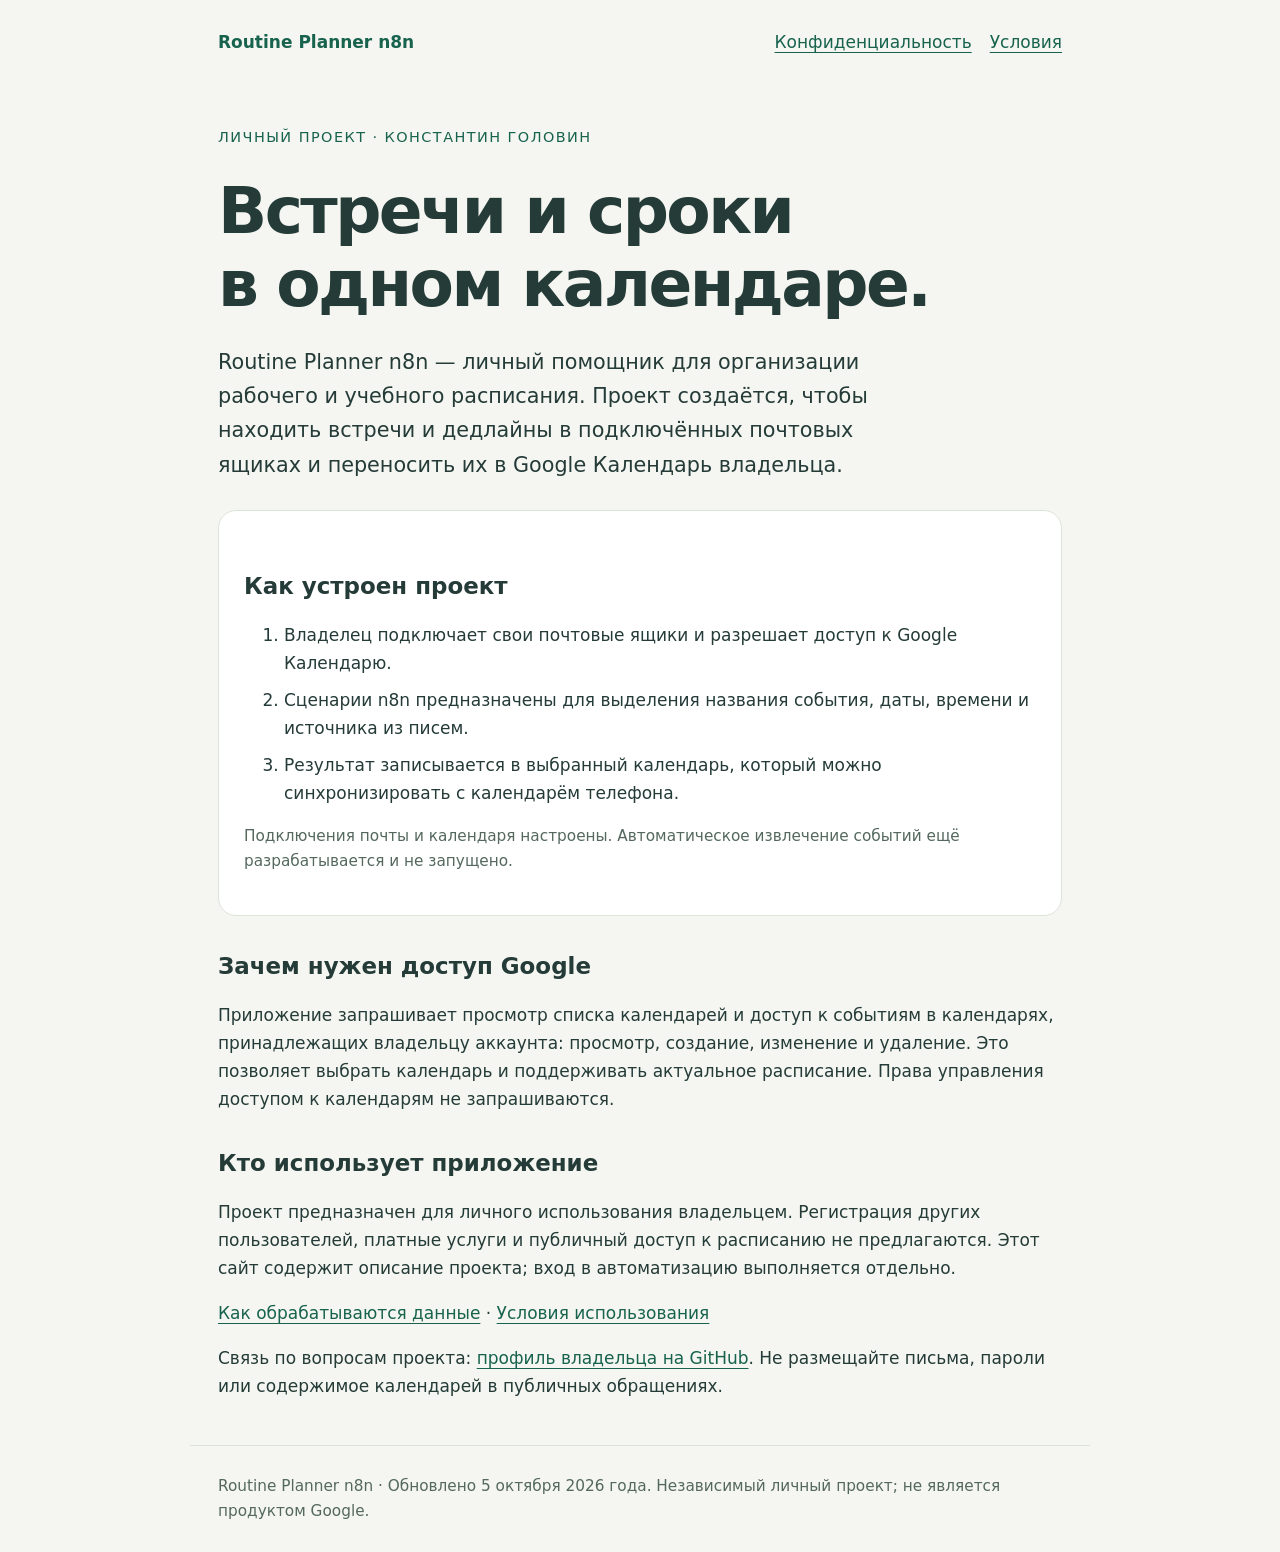
<file: index.html>
<!doctype html><html lang="ru"><head><meta charset="utf-8"><meta name="viewport" content="width=device-width,initial-scale=1"><title>Routine Planner n8n — личный планировщик</title><meta name="description" content="Личный проект для переноса встреч и сроков из подключённой почты в Google Календарь."><link rel="stylesheet" href="style.css"></head><body><header><a href="index.html">Routine Planner n8n</a><nav aria-label="Навигация"><a href="privacy.html">Конфиденциальность</a><a href="terms.html">Условия</a></nav></header><main><p class="tag">Личный проект · Константин Головин</p><h1>Встречи и сроки<br>в одном календаре.</h1><p class="intro">Routine Planner n8n — личный помощник для организации рабочего и учебного расписания. Проект создаётся, чтобы находить встречи и дедлайны в подключённых почтовых ящиках и переносить их в Google Календарь владельца.</p><section class="card"><h2>Как устроен проект</h2><ol><li>Владелец подключает свои почтовые ящики и разрешает доступ к Google Календарю.</li><li>Сценарии n8n предназначены для выделения названия события, даты, времени и источника из писем.</li><li>Результат записывается в выбранный календарь, который можно синхронизировать с календарём телефона.</li></ol><p class="muted">Подключения почты и календаря настроены. Автоматическое извлечение событий ещё разрабатывается и не запущено.</p></section><h2>Зачем нужен доступ Google</h2><p>Приложение запрашивает просмотр списка календарей и доступ к событиям в календарях, принадлежащих владельцу аккаунта: просмотр, создание, изменение и удаление. Это позволяет выбрать календарь и поддерживать актуальное расписание. Права управления доступом к календарям не запрашиваются.</p><h2>Кто использует приложение</h2><p>Проект предназначен для личного использования владельцем. Регистрация других пользователей, платные услуги и публичный доступ к расписанию не предлагаются. Этот сайт содержит описание проекта; вход в автоматизацию выполняется отдельно.</p><p><a href="privacy.html">Как обрабатываются данные</a> · <a href="terms.html">Условия использования</a></p><p>Связь по вопросам проекта: <a href="https://github.com/Kekovsky">профиль владельца на GitHub</a>. Не размещайте письма, пароли или содержимое календарей в публичных обращениях.</p></main><footer>Routine Planner n8n · Обновлено 5 октября 2026 года. Независимый личный проект; не является продуктом Google.</footer></body></html>
</file>
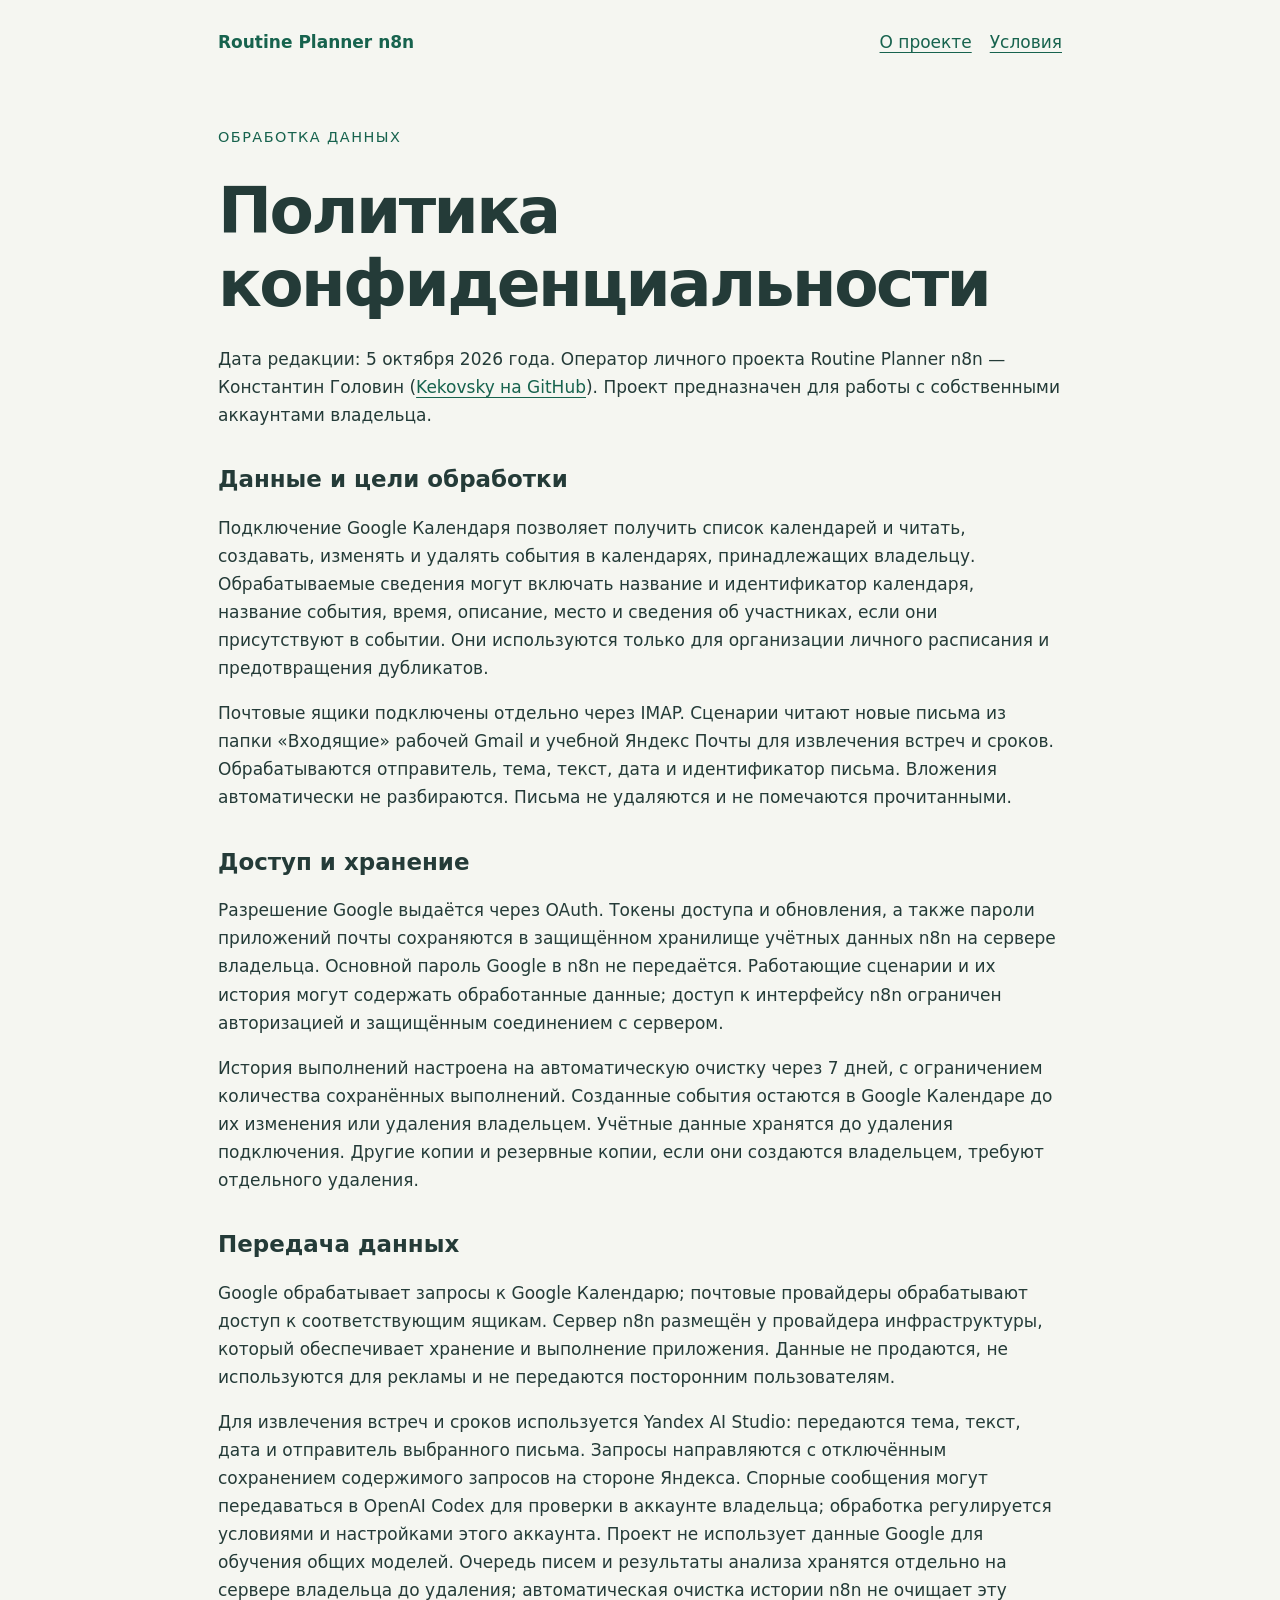
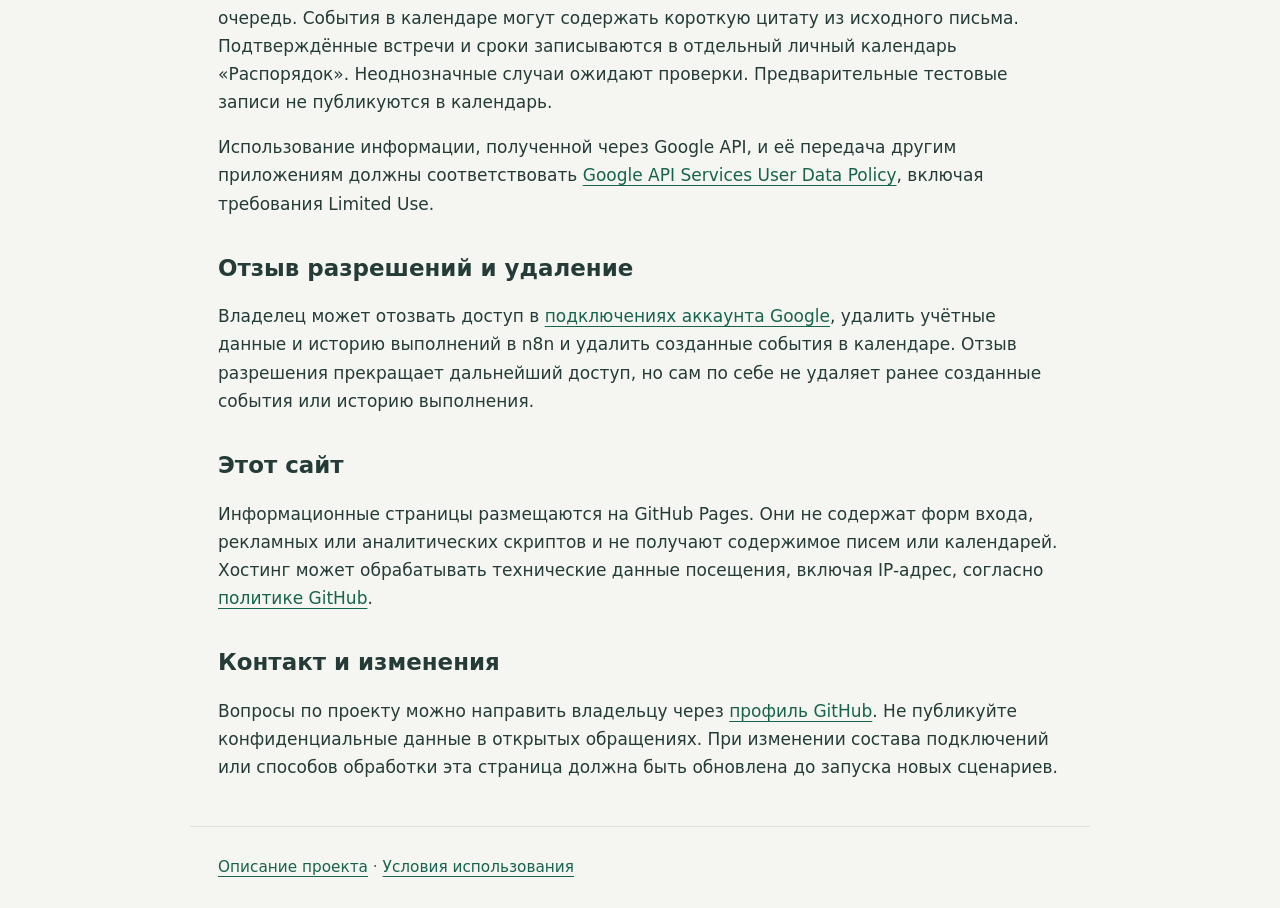
<file: privacy.html>
<!doctype html><html lang="ru"><head><meta charset="utf-8"><meta name="viewport" content="width=device-width,initial-scale=1"><title>Конфиденциальность — Routine Planner n8n</title><link rel="stylesheet" href="style.css"></head><body><header><a href="index.html">Routine Planner n8n</a><nav aria-label="Навигация"><a href="index.html">О проекте</a><a href="terms.html">Условия</a></nav></header><main><p class="tag">Обработка данных</p><h1>Политика конфиденциальности</h1><p>Дата редакции: 5 октября 2026 года. Оператор личного проекта Routine Planner n8n — Константин Головин (<a href="https://github.com/Kekovsky">Kekovsky на GitHub</a>). Проект предназначен для работы с собственными аккаунтами владельца.</p><h2>Данные и цели обработки</h2><p>Подключение Google Календаря позволяет получить список календарей и читать, создавать, изменять и удалять события в календарях, принадлежащих владельцу. Обрабатываемые сведения могут включать название и идентификатор календаря, название события, время, описание, место и сведения об участниках, если они присутствуют в событии. Они используются только для организации личного расписания и предотвращения дубликатов.</p><p>Почтовые ящики подключены отдельно через IMAP. Сценарии читают новые письма из папки «Входящие» рабочей Gmail и учебной Яндекс Почты для извлечения встреч и сроков. Обрабатываются отправитель, тема, текст, дата и идентификатор письма. Вложения автоматически не разбираются. Письма не удаляются и не помечаются прочитанными.</p><h2>Доступ и хранение</h2><p>Разрешение Google выдаётся через OAuth. Токены доступа и обновления, а также пароли приложений почты сохраняются в защищённом хранилище учётных данных n8n на сервере владельца. Основной пароль Google в n8n не передаётся. Работающие сценарии и их история могут содержать обработанные данные; доступ к интерфейсу n8n ограничен авторизацией и защищённым соединением с сервером.</p><p>История выполнений настроена на автоматическую очистку через 7 дней, с ограничением количества сохранённых выполнений. Созданные события остаются в Google Календаре до их изменения или удаления владельцем. Учётные данные хранятся до удаления подключения. Другие копии и резервные копии, если они создаются владельцем, требуют отдельного удаления.</p><h2>Передача данных</h2><p>Google обрабатывает запросы к Google Календарю; почтовые провайдеры обрабатывают доступ к соответствующим ящикам. Сервер n8n размещён у провайдера инфраструктуры, который обеспечивает хранение и выполнение приложения. Данные не продаются, не используются для рекламы и не передаются посторонним пользователям.</p><p>Для извлечения встреч и сроков используется Yandex AI Studio: передаются тема, текст, дата и отправитель выбранного письма. Запросы направляются с отключённым сохранением содержимого запросов на стороне Яндекса. Спорные сообщения могут передаваться в OpenAI Codex для проверки в аккаунте владельца; обработка регулируется условиями и настройками этого аккаунта. Проект не использует данные Google для обучения общих моделей. Очередь писем и результаты анализа хранятся отдельно на сервере владельца до удаления; автоматическая очистка истории n8n не очищает эту очередь. События в календаре могут содержать короткую цитату из исходного письма. Подтверждённые встречи и сроки записываются в отдельный личный календарь «Распорядок». Неоднозначные случаи ожидают проверки. Предварительные тестовые записи не публикуются в календарь.</p><p>Использование информации, полученной через Google API, и её передача другим приложениям должны соответствовать <a href="https://developers.google.com/terms/api-services-user-data-policy">Google API Services User Data Policy</a>, включая требования Limited Use.</p><h2>Отзыв разрешений и удаление</h2><p>Владелец может отозвать доступ в <a href="https://myaccount.google.com/connections">подключениях аккаунта Google</a>, удалить учётные данные и историю выполнений в n8n и удалить созданные события в календаре. Отзыв разрешения прекращает дальнейший доступ, но сам по себе не удаляет ранее созданные события или историю выполнения.</p><h2>Этот сайт</h2><p>Информационные страницы размещаются на GitHub Pages. Они не содержат форм входа, рекламных или аналитических скриптов и не получают содержимое писем или календарей. Хостинг может обрабатывать технические данные посещения, включая IP-адрес, согласно <a href="https://docs.github.com/en/site-policy/privacy-policies/github-general-privacy-statement">политике GitHub</a>.</p><h2>Контакт и изменения</h2><p>Вопросы по проекту можно направить владельцу через <a href="https://github.com/Kekovsky">профиль GitHub</a>. Не публикуйте конфиденциальные данные в открытых обращениях. При изменении состава подключений или способов обработки эта страница должна быть обновлена до запуска новых сценариев.</p></main><footer><a href="index.html">Описание проекта</a> · <a href="terms.html">Условия использования</a></footer></body></html>
</file>
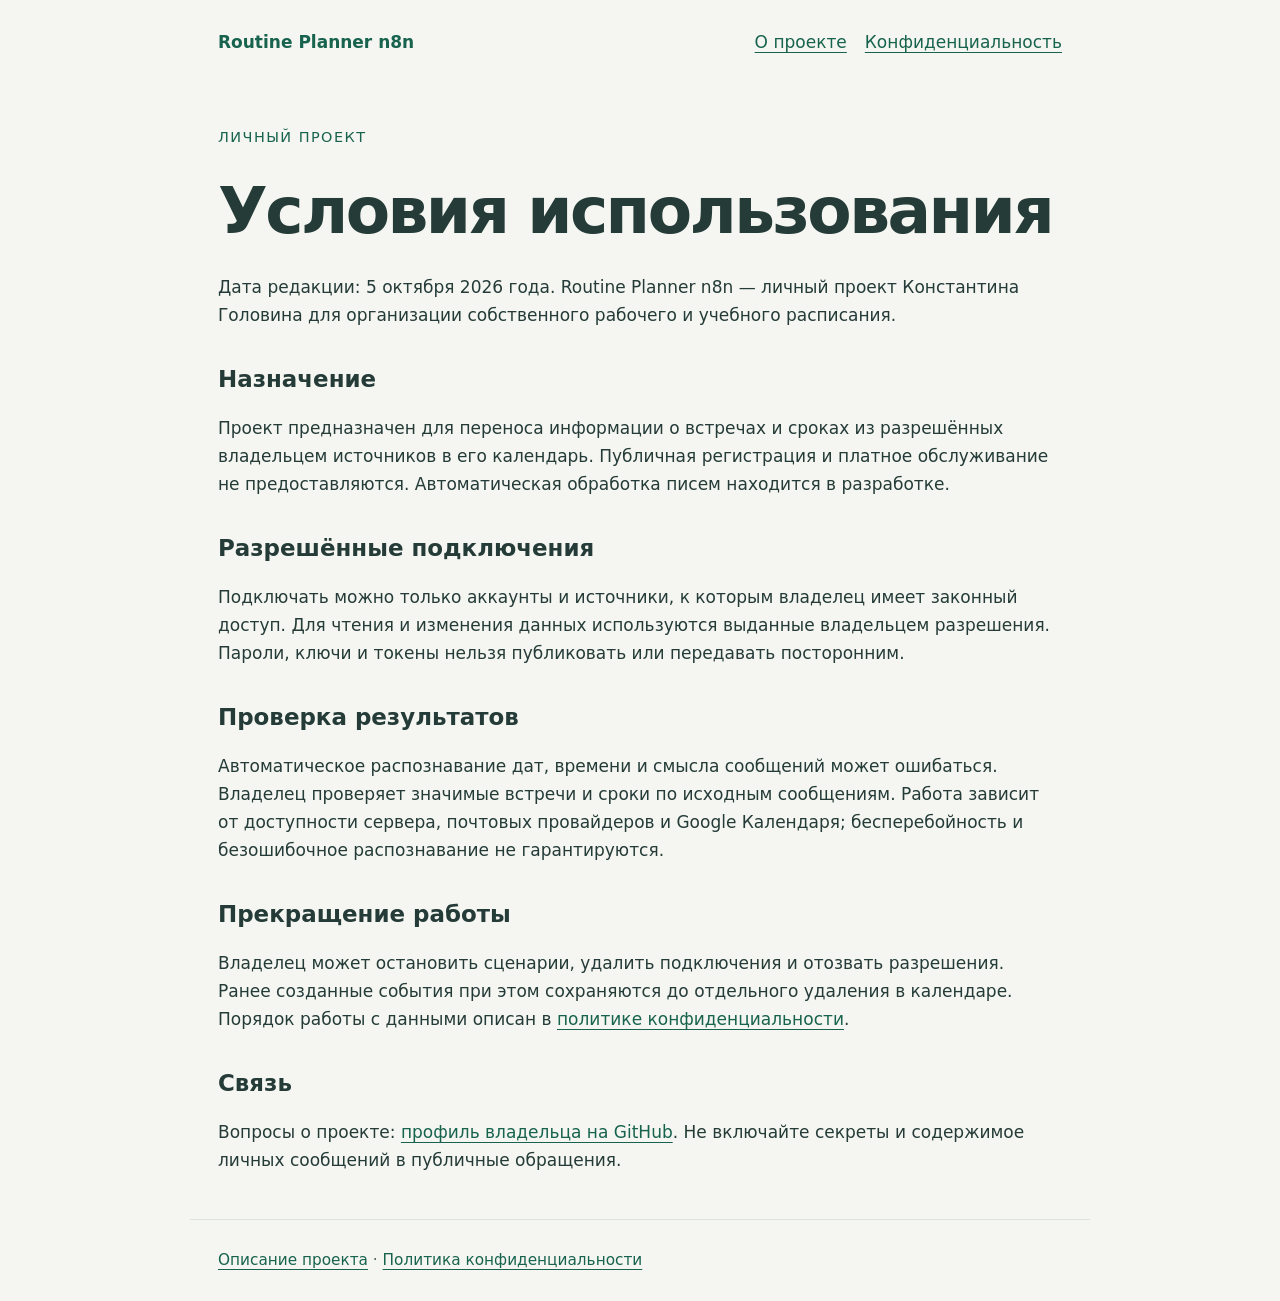
<file: terms.html>
<!doctype html><html lang="ru"><head><meta charset="utf-8"><meta name="viewport" content="width=device-width,initial-scale=1"><title>Условия — Routine Planner n8n</title><link rel="stylesheet" href="style.css"></head><body><header><a href="index.html">Routine Planner n8n</a><nav aria-label="Навигация"><a href="index.html">О проекте</a><a href="privacy.html">Конфиденциальность</a></nav></header><main><p class="tag">Личный проект</p><h1>Условия использования</h1><p>Дата редакции: 5 октября 2026 года. Routine Planner n8n — личный проект Константина Головина для организации собственного рабочего и учебного расписания.</p><h2>Назначение</h2><p>Проект предназначен для переноса информации о встречах и сроках из разрешённых владельцем источников в его календарь. Публичная регистрация и платное обслуживание не предоставляются. Автоматическая обработка писем находится в разработке.</p><h2>Разрешённые подключения</h2><p>Подключать можно только аккаунты и источники, к которым владелец имеет законный доступ. Для чтения и изменения данных используются выданные владельцем разрешения. Пароли, ключи и токены нельзя публиковать или передавать посторонним.</p><h2>Проверка результатов</h2><p>Автоматическое распознавание дат, времени и смысла сообщений может ошибаться. Владелец проверяет значимые встречи и сроки по исходным сообщениям. Работа зависит от доступности сервера, почтовых провайдеров и Google Календаря; бесперебойность и безошибочное распознавание не гарантируются.</p><h2>Прекращение работы</h2><p>Владелец может остановить сценарии, удалить подключения и отозвать разрешения. Ранее созданные события при этом сохраняются до отдельного удаления в календаре. Порядок работы с данными описан в <a href="privacy.html">политике конфиденциальности</a>.</p><h2>Связь</h2><p>Вопросы о проекте: <a href="https://github.com/Kekovsky">профиль владельца на GitHub</a>. Не включайте секреты и содержимое личных сообщений в публичные обращения.</p></main><footer><a href="index.html">Описание проекта</a> · <a href="privacy.html">Политика конфиденциальности</a></footer></body></html>
</file>
<file: style.css>
:root{font:17px/1.65 system-ui,sans-serif;color:#243b38;background:#f5f6f1}*{box-sizing:border-box}body{margin:0}header,main,footer{max-width:900px;margin:auto;padding:28px}header{display:flex;justify-content:space-between;gap:20px;align-items:center}nav{display:flex;flex-wrap:wrap;gap:18px}a{color:#17634e;text-underline-offset:4px}header>a{font-weight:750;text-decoration:none}main{min-height:65vh}h1{font-size:clamp(2.2rem,6vw,3.8rem);line-height:1.12;letter-spacing:-.04em;margin:25px 0}h2{font-size:1.35rem;margin-top:36px;line-height:1.3}.intro{font-size:1.22rem;max-width:710px}.tag{color:#17634e;font-size:.85rem;text-transform:uppercase;letter-spacing:.1em}.card{background:white;border:1px solid #dce4da;border-radius:18px;padding:25px;margin:28px 0}.muted,footer{color:#54685e;font-size:.9rem}footer{border-top:1px solid #dce4da}li{margin:9px 0}:focus-visible{outline:3px solid #bf8417;outline-offset:5px}@media(max-width:650px){header{display:block}nav{margin-top:16px}header,main,footer{padding:22px}}
</file>
